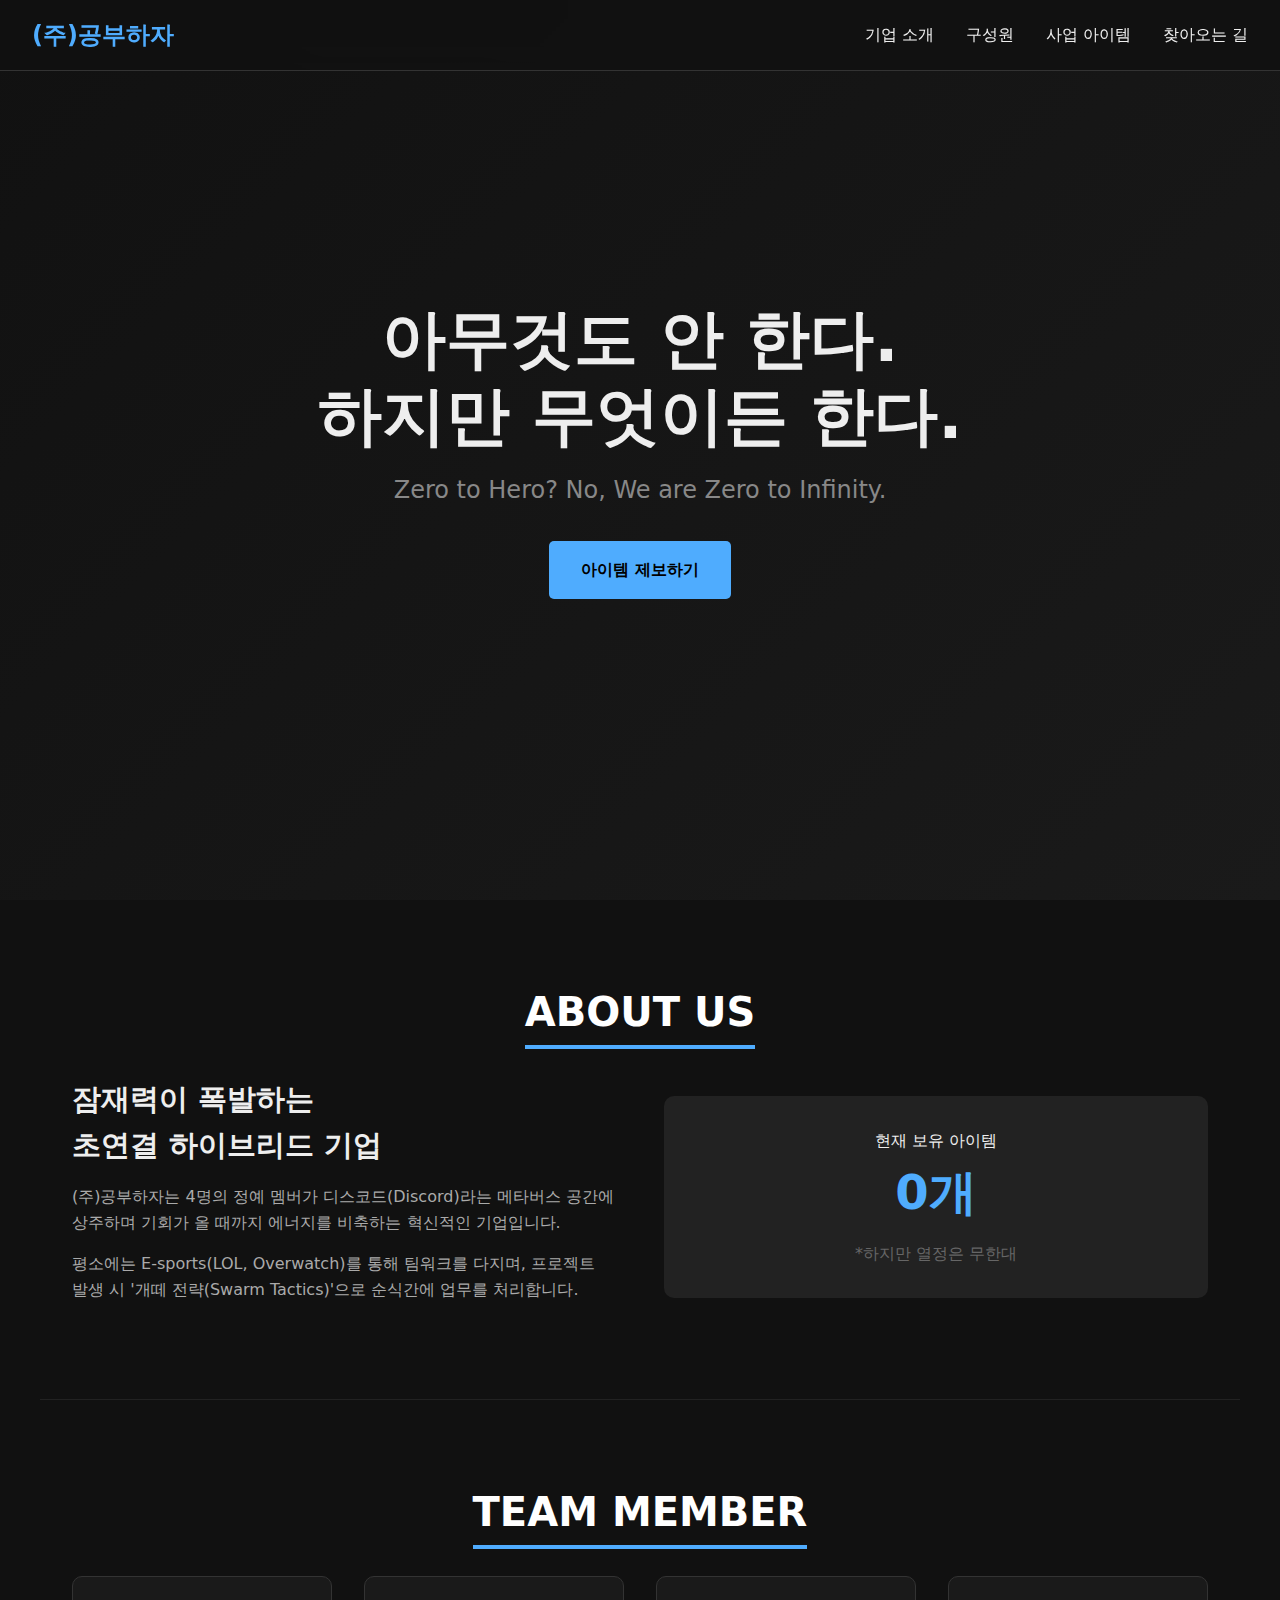
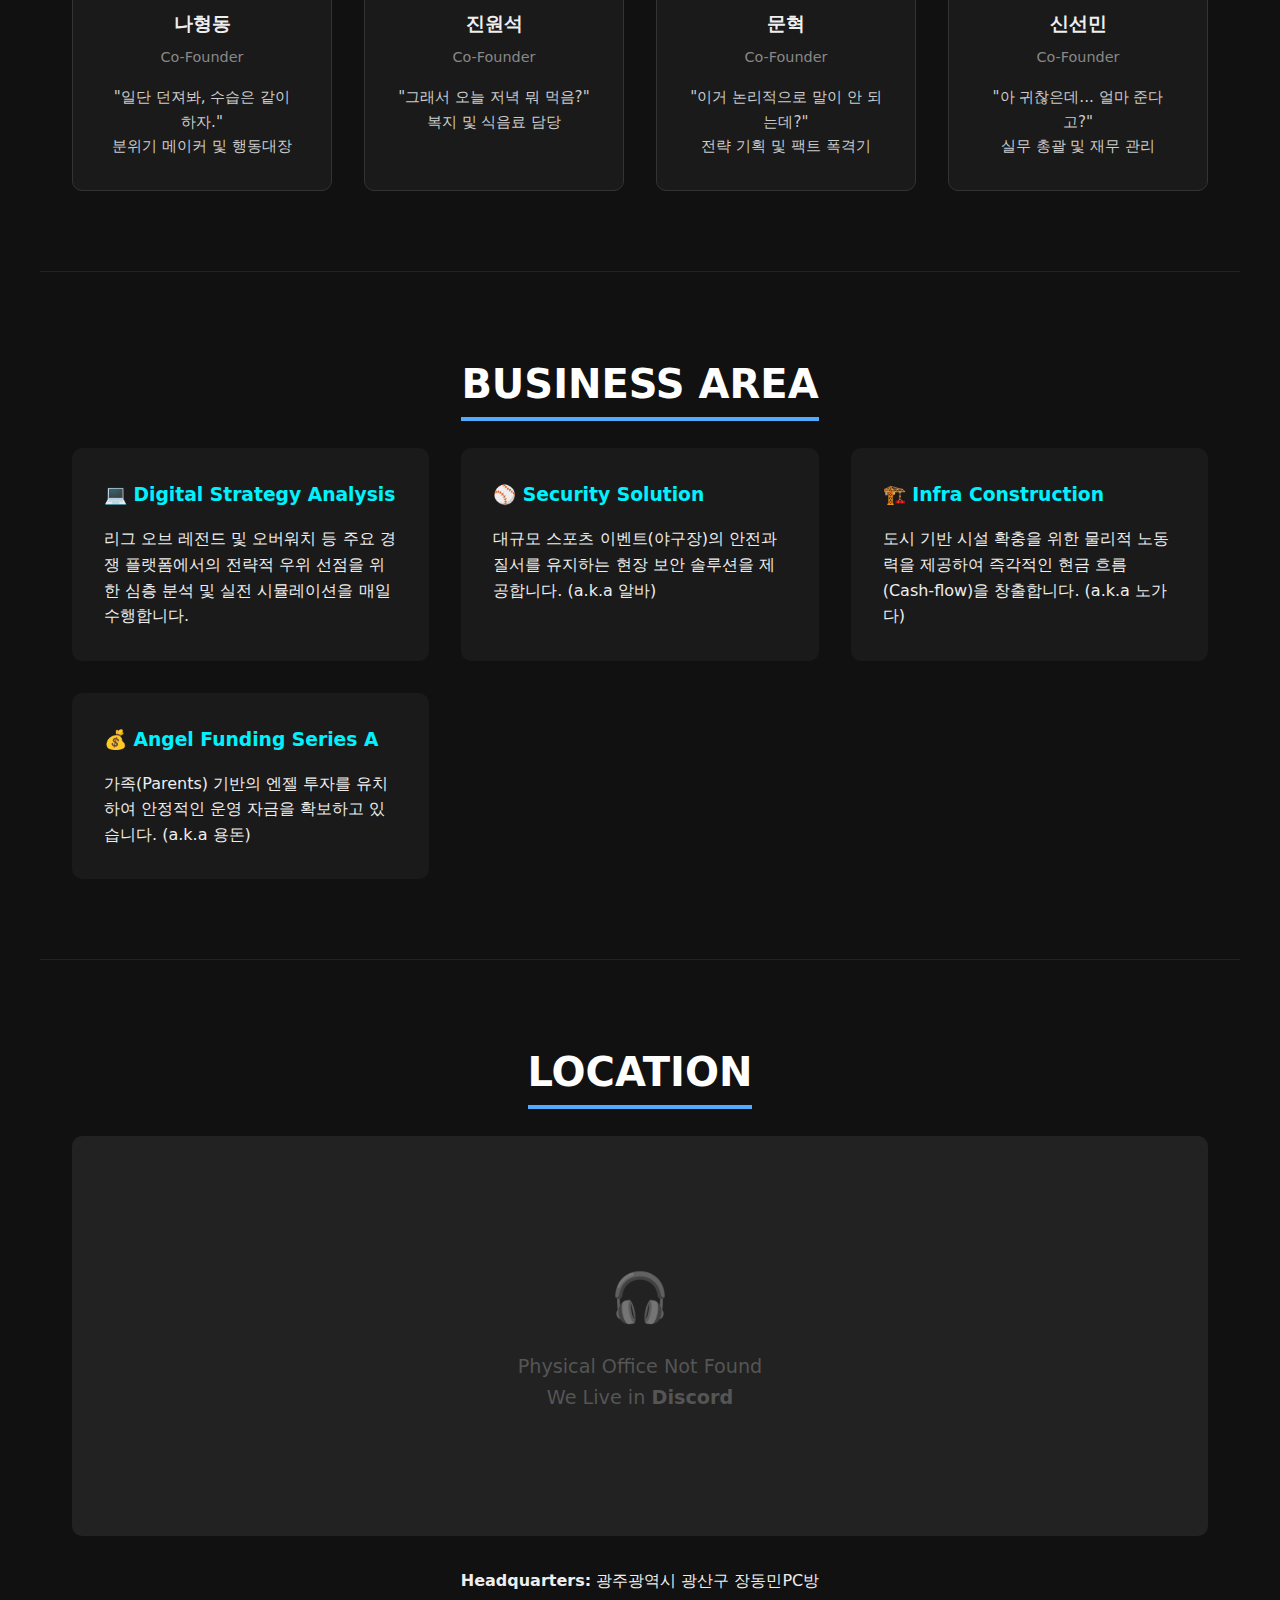
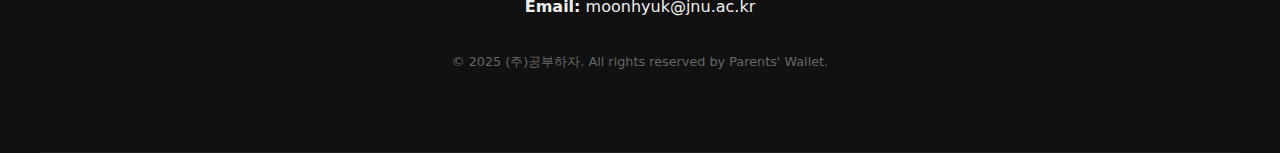
<file: letsstudy.html>
<!DOCTYPE html>
<html lang="ko">
<head>
    <meta charset="UTF-8">
    <meta name="viewport" content="width=device-width, initial-scale=1.0">
    <title>(주)공부하자 - 공부 안하면 이렇게 된다.</title>
    <style>
        /* 기본 설정 */
        * { box-sizing: border-box; margin: 0; padding: 0; }
        body {
            font-family: 'Pretendard', -apple-system, BlinkMacSystemFont, system-ui, Roboto, sans-serif;
            background-color: #111;
            color: #eee;
            line-height: 1.6;
        }
        a { text-decoration: none; color: inherit; }
        ul { list-style: none; }

        /* 네비게이션 */
        header {
            position: fixed;
            width: 100%;
            top: 0;
            background-color: rgba(17, 17, 17, 0.9);
            backdrop-filter: blur(10px);
            border-bottom: 1px solid #333;
            z-index: 1000;
            display: flex;
            justify-content: space-between;
            align-items: center;
            padding: 1rem 2rem;
        }
        .logo { font-size: 1.5rem; font-weight: 800; color: #4facfe; }
        nav ul { display: flex; gap: 2rem; }
        nav a:hover { color: #4facfe; transition: 0.3s; }

        /* 섹션 공통 */
        section {
            padding: 5rem 2rem;
            max-width: 1200px;
            margin: 0 auto;
            border-bottom: 1px solid #222;
        }
        h2 {
            font-size: 2.5rem;
            margin-bottom: 2rem;
            text-align: center;
            color: #fff;
        }
        h2 span { border-bottom: 4px solid #4facfe; padding-bottom: 10px; }

        /* 메인 배너 */
        .hero {
            height: 100vh;
            display: flex;
            flex-direction: column;
            justify-content: center;
            align-items: center;
            text-align: center;
            background: linear-gradient(135deg, #111 0%, #1a1a1a 100%);
        }
        .hero h1 { font-size: 4rem; margin-bottom: 1rem; line-height: 1.2; }
        .hero p { font-size: 1.5rem; color: #888; margin-bottom: 2rem; }
        .btn {
            padding: 1rem 2rem;
            background: #4facfe;
            color: #000;
            font-weight: bold;
            border-radius: 5px;
            transition: 0.3s;
        }
        .btn:hover { background: #00f2fe; transform: translateY(-3px); }

        /* 기업 소개 */
        .about-content {
            display: grid;
            grid-template-columns: 1fr 1fr;
            gap: 3rem;
            align-items: center;
        }
        .about-text h3 { font-size: 1.8rem; margin-bottom: 1rem; }
        .about-text p { margin-bottom: 1rem; color: #aaa; }
        .stat-box {
            background: #222;
            padding: 2rem;
            border-radius: 10px;
            text-align: center;
        }
        .stat-num { font-size: 3rem; font-weight: bold; color: #4facfe; }

        /* 구성원 소개 */
        .team-grid {
            display: grid;
            grid-template-columns: repeat(auto-fit, minmax(250px, 1fr));
            gap: 2rem;
        }
        .member-card {
            background: #1a1a1a;
            padding: 2rem;
            border-radius: 10px;
            text-align: center;
            border: 1px solid #333;
            transition: 0.3s;
        }
        .member-card:hover { border-color: #4facfe; transform: translateY(-5px); }
        .member-role { color: #888; font-size: 0.9rem; margin-top: 0.5rem; }
        .member-desc { margin-top: 1rem; font-size: 0.95rem; color: #ccc; }

        /* 사업 아이템 */
        .business-list {
            display: grid;
            grid-template-columns: repeat(auto-fit, minmax(300px, 1fr));
            gap: 2rem;
        }
        .business-item {
            background: #1a1a1a;
            padding: 2rem;
            border-radius: 10px;
        }
        .business-item h3 { margin-bottom: 1rem; color: #00f2fe; }
        
        /* 찾아오는 길 */
        .map-container {
            background: #222;
            height: 400px;
            display: flex;
            justify-content: center;
            align-items: center;
            border-radius: 10px;
            color: #555;
            font-size: 1.2rem;
        }
        .contact-info {
            text-align: center;
            margin-top: 2rem;
        }

        /* 반응형 */
        @media (max-width: 768px) {
            .hero h1 { font-size: 2.5rem; }
            .about-content { grid-template-columns: 1fr; }
            nav ul { display: none; } /* 모바일 메뉴 생략 */
        }
    </style>
</head>
<body>

    <header>
        <div class="logo">(주)공부하자</div>
        <nav>
            <ul>
                <li><a href="#about">기업 소개</a></li>
                <li><a href="#team">구성원</a></li>
                <li><a href="#business">사업 아이템</a></li>
                <li><a href="#contact">찾아오는 길</a></li>
            </ul>
        </nav>
    </header>

    <div class="hero">
        <h1>아무것도 안 한다.<br>하지만 무엇이든 한다.</h1>
        <p>Zero to Hero? No, We are Zero to Infinity.</p>
        <a href="#contact" class="btn">아이템 제보하기</a>
    </div>

    <section id="about">
        <h2><span>ABOUT US</span></h2>
        <div class="about-content">
            <div class="about-text">
                <h3>잠재력이 폭발하는<br>초연결 하이브리드 기업</h3>
                <p>
                    (주)공부하자는 4명의 정예 멤버가 디스코드(Discord)라는 메타버스 공간에 상주하며
                    기회가 올 때까지 에너지를 비축하는 혁신적인 기업입니다.
                </p>
                <p>
                    평소에는 E-sports(LOL, Overwatch)를 통해 팀워크를 다지며,
                    프로젝트 발생 시 '개떼 전략(Swarm Tactics)'으로 순식간에 업무를 처리합니다.
                </p>
            </div>
            <div class="stat-box">
                <p>현재 보유 아이템</p>
                <div class="stat-num">0개</div>
                <p style="margin-top:10px; color:#666;">*하지만 열정은 무한대</p>
            </div>
        </div>
    </section>

    <section id="team">
        <h2><span>TEAM MEMBER</span></h2>
        <div class="team-grid">
            <div class="member-card">
                <h3>나형동</h3>
                <div class="member-role">Co-Founder</div>
                <div class="member-desc">"일단 던져봐, 수습은 같이 하자."<br>분위기 메이커 및 행동대장</div>
            </div>
            <div class="member-card">
                <h3>진원석</h3>
                <div class="member-role">Co-Founder</div>
                <div class="member-desc">"그래서 오늘 저녁 뭐 먹음?"<br>복지 및 식음료 담당</div>
            </div>
            <div class="member-card">
                <h3>문혁</h3>
                <div class="member-role">Co-Founder</div>
                <div class="member-desc">"이거 논리적으로 말이 안 되는데?"<br>전략 기획 및 팩트 폭격기</div>
            </div>
            <div class="member-card">
                <h3>신선민</h3>
                <div class="member-role">Co-Founder</div>
                <div class="member-desc">"아 귀찮은데... 얼마 준다고?"<br>실무 총괄 및 재무 관리</div>
            </div>
        </div>
    </section>

    <section id="business">
        <h2><span>BUSINESS AREA</span></h2>
        <div class="business-list">
            <div class="business-item">
                <h3>💻 Digital Strategy Analysis</h3>
                <p>리그 오브 레전드 및 오버워치 등 주요 경쟁 플랫폼에서의 전략적 우위 선점을 위한 심층 분석 및 실전 시뮬레이션을 매일 수행합니다.</p>
            </div>
            <div class="business-item">
                <h3>⚾️ Security Solution</h3>
                <p>대규모 스포츠 이벤트(야구장)의 안전과 질서를 유지하는 현장 보안 솔루션을 제공합니다. (a.k.a 알바)</p>
            </div>
            <div class="business-item">
                <h3>🏗️ Infra Construction</h3>
                <p>도시 기반 시설 확충을 위한 물리적 노동력을 제공하여 즉각적인 현금 흐름(Cash-flow)을 창출합니다. (a.k.a 노가다)</p>
            </div>
            <div class="business-item">
                <h3>💰 Angel Funding Series A</h3>
                <p>가족(Parents) 기반의 엔젤 투자를 유치하여 안정적인 운영 자금을 확보하고 있습니다. (a.k.a 용돈)</p>
            </div>
        </div>
    </section>

    <section id="contact">
        <h2><span>LOCATION</span></h2>
        <div class="map-container">
            <div style="text-align: center;">
                <p style="font-size: 3rem; margin-bottom: 1rem;">🎧</p>
                <p>Physical Office Not Found<br>We Live in <strong>Discord</strong></p>
            </div>
        </div>
        <div class="contact-info">
            <p><strong>Headquarters:</strong> 광주광역시 광산구 장동민PC방</p>
            <p><strong>Email:</strong> moonhyuk@jnu.ac.kr</p>
            <p style="margin-top: 2rem; color: #666; font-size: 0.8rem;">
                © 2025 (주)공부하자. All rights reserved by Parents' Wallet.
            </p>
        </div>
    </section>

</body>
</html>
</file>
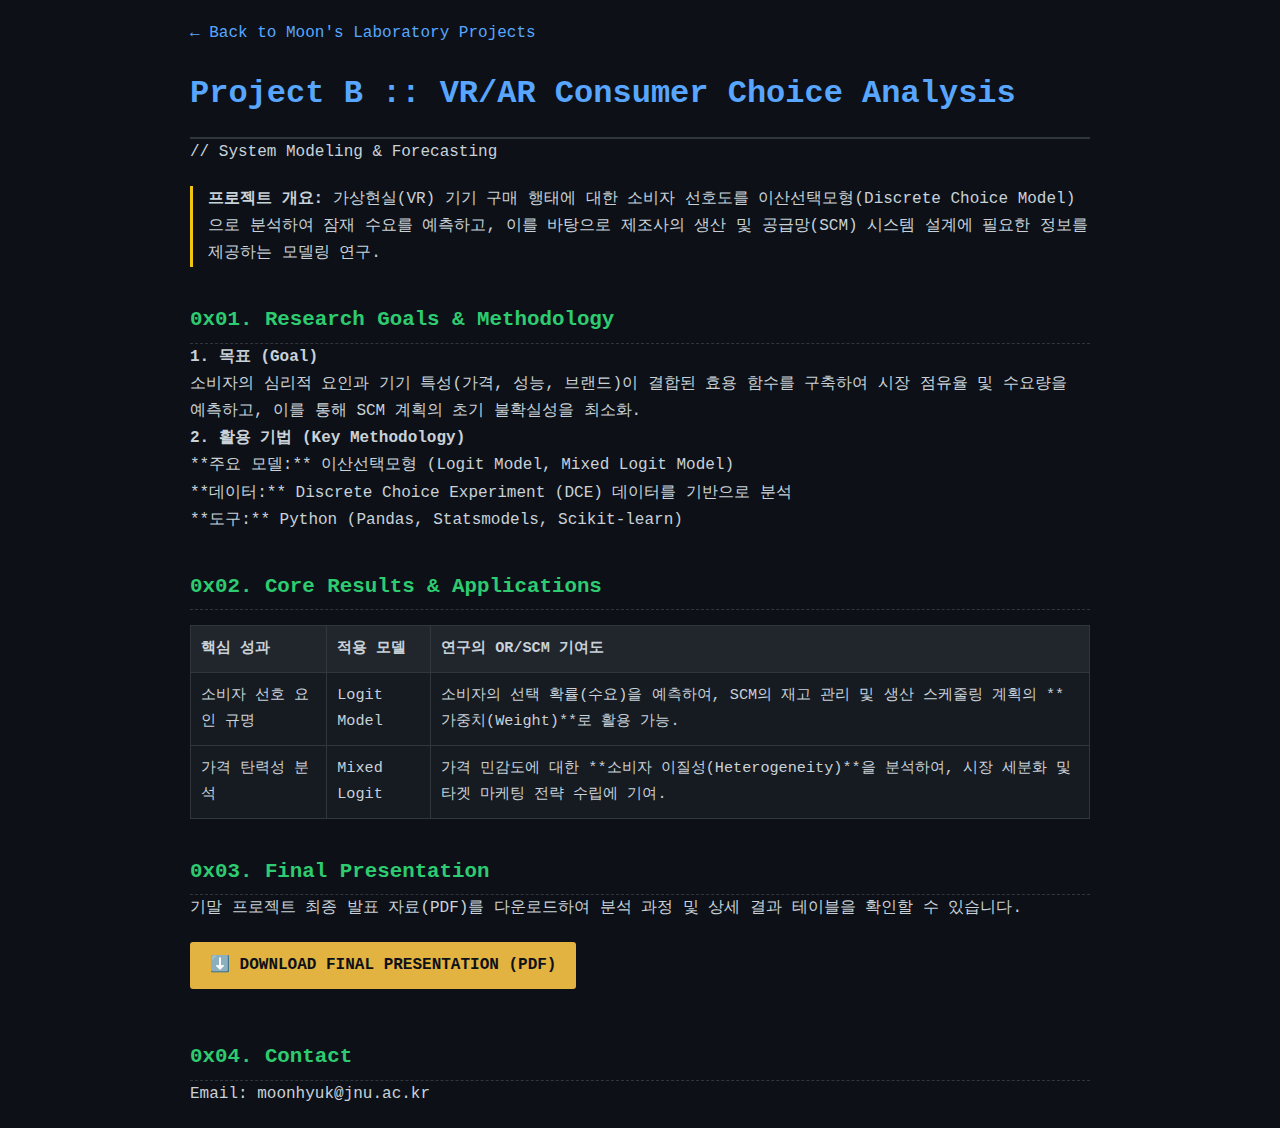
<file: vr_project.html>
<!DOCTYPE html>
<html lang="ko">
<head>
    <meta charset="UTF-8">
    <meta name="viewport" content="width=device-width, initial-scale=1.0">
    <title>Project B :: VR Consumer Choice Analysis</title>
    <link rel="stylesheet" href="style.css"> 
    <style>
        body { background-color: #0d1117; color: #c9d1d9; font-family: 'Consolas', 'Courier New', monospace; margin: 0; padding: 20px; }
        .container { max-width: 900px; margin: 0 auto; }
        h1 { color: #58a6ff; border-bottom: 2px solid #30363d; padding-bottom: 15px; font-size: 2.0em; }
        h3 { color: #2ecc71; margin-top: 35px; border-bottom: 1px dashed #30363d; padding-bottom: 5px; font-size: 1.3em;}
        a { color: #58a6ff; text-decoration: none; }
        a:hover { text-decoration: underline; }
        .back-link { margin-bottom: 20px; display: block; }
        .download-button { 
            display: inline-block; 
            padding: 10px 20px; 
            background-color: #e3b341; 
            color: #0d1117; 
            font-weight: bold; 
            margin-top: 20px;
            border-radius: 3px;
        }
        table { width: 100%; border-collapse: collapse; margin-top: 15px; background-color: #161b22; }
        th, td { border: 1px solid #30363d; padding: 10px; text-align: left; font-size: 0.95em; }
        th { background-color: #21262d; }
    </style>
</head>
<body>

<div class="container">
    <a href="index.html#projects" class="back-link">← Back to Moon's Laboratory Projects</a>

    <h1>Project B :: VR/AR Consumer Choice Analysis</h1>
    
    <p>// System Modeling & Forecasting</p>
    
    <div style="border-left: 3px solid #f1c40f; padding-left: 15px; margin-top: 20px;">
        <p><strong>프로젝트 개요:</strong> 가상현실(VR) 기기 구매 행태에 대한 소비자 선호도를 이산선택모형(Discrete Choice Model)으로 분석하여 잠재 수요를 예측하고, 이를 바탕으로 제조사의 생산 및 공급망(SCM) 시스템 설계에 필요한 정보를 제공하는 모델링 연구.</p>
    </div>

    <h3>0x01. Research Goals & Methodology</h3>
    
    <h4>1. 목표 (Goal)</h4>
    <p>소비자의 심리적 요인과 기기 특성(가격, 성능, 브랜드)이 결합된 효용 함수를 구축하여 시장 점유율 및 수요량을 예측하고, 이를 통해 SCM 계획의 초기 불확실성을 최소화.</p>
    
    <h4>2. 활용 기법 (Key Methodology)</h4>
    <ul>
        <li>**주요 모델:** 이산선택모형 (Logit Model, Mixed Logit Model)</li>
        <li>**데이터:** Discrete Choice Experiment (DCE) 데이터를 기반으로 분석</li>
        <li>**도구:** Python (Pandas, Statsmodels, Scikit-learn)</li>
    </ul>

    <h3>0x02. Core Results & Applications</h3>
    
    <table>
        <thead>
            <tr>
                <th>핵심 성과</th>
                <th>적용 모델</th>
                <th>연구의 OR/SCM 기여도</th>
            </tr>
        </thead>
        <tbody>
            <tr>
                <td>소비자 선호 요인 규명</td>
                <td>Logit Model</td>
                <td>소비자의 선택 확률(수요)을 예측하여, SCM의 재고 관리 및 생산 스케줄링 계획의 **가중치(Weight)**로 활용 가능.</td>
            </tr>
            <tr>
                <td>가격 탄력성 분석</td>
                <td>Mixed Logit</td>
                <td>가격 민감도에 대한 **소비자 이질성(Heterogeneity)**을 분석하여, 시장 세분화 및 타겟 마케팅 전략 수립에 기여.</td>
            </tr>
        </tbody>
    </table>

    <h3>0x03. Final Presentation</h3>
    <p>기말 프로젝트 최종 발표 자료(PDF)를 다운로드하여 분석 과정 및 상세 결과 테이블을 확인할 수 있습니다.</p>
    
    <a href="vr_project_final_presentation.pdf" class="download-button" target="_blank">
        ⬇️ DOWNLOAD FINAL PRESENTATION (PDF)
    </a>

    <h3 style="margin-top: 50px;">0x04. Contact</h3>
    <p>Email: moonhyuk@jnu.ac.kr</p>

</div>

</body>
</html>
</file>
<file: style.css>
/* =========================================
   1. Global Settings
   ========================================= */
:root {
    --bg-color: #0f0f12;       /* 배경: 딥 다크 */
    --card-bg: #16161a;        /* 카드 배경 */
    --accent-color: #38b6ff;   /* 포인트: 스카이 블루 */
    --text-main: #e0e0e0;
    --text-sub: #9ca3af;
    --border-color: #2a2a2a;
}

* { box-sizing: border-box; margin: 0; padding: 0; }

body {
    font-family: 'Pretendard', -apple-system, system-ui, Roboto, sans-serif;
    background-color: var(--bg-color);
    color: var(--text-main);
    line-height: 1.7;
    overflow-x: hidden;
}

a { text-decoration: none; color: inherit; transition: 0.3s; }
ul { list-style: none; }

/* =========================================
   2. Header & Navigation
   ========================================= */
header {
    position: fixed; width: 100%; top: 0;
    background-color: rgba(15, 15, 18, 0.9);
    backdrop-filter: blur(10px);
    border-bottom: 1px solid var(--border-color);
    z-index: 1000;
    display: flex; justify-content: space-between; align-items: center;
    padding: 1.2rem 5%;
}

.logo { font-size: 1.2rem; font-weight: 700; color: #fff; }
.logo span { color: var(--accent-color); font-weight: 400; }

nav ul { display: flex; gap: 2rem; font-size: 0.9rem; font-weight: 500; }
nav a:hover { color: var(--accent-color); }

.blog-link { 
    border: 1px solid var(--border-color); 
    padding: 0.3rem 0.8rem; border-radius: 4px; 
    font-size: 0.85rem; color: var(--text-sub);
}
.blog-link:hover { border-color: var(--accent-color); color: var(--accent-color); }

/* =========================================
   3. Sections Common
   ========================================= */
section { padding: 6rem 5%; max-width: 1000px; margin: 0 auto; }

h2 {
    font-size: 1.8rem; margin-bottom: 2.5rem; color: #fff;
    display: flex; align-items: center;
}
h2::before {
    content: ''; display: block; width: 4px; height: 24px;
    background: var(--accent-color); margin-right: 12px; border-radius: 2px;
}

/* =========================================
   4. Hero Section
   ========================================= */
.hero {
    height: 100vh; display: flex; flex-direction: column; justify-content: center;
    background: radial-gradient(circle at 80% 20%, #1a1a2e 0%, #0f0f12 60%);
    padding: 0 5%;
}
.hero-tag {
    color: var(--accent-color); font-weight: 600; font-size: 0.9rem;
    letter-spacing: 1px; margin-bottom: 1rem; text-transform: uppercase;
}
.hero h1 {
    font-size: 3.5rem; font-weight: 800; line-height: 1.2;
    margin-bottom: 1.5rem; color: #fff;
}
.hero h1 span { color: var(--accent-color); }
.hero p {
    font-size: 1.1rem; color: var(--text-sub);
    max-width: 650px; margin-bottom: 2.5rem;
}
.hero-btns { margin-top: 2rem; }

.btn {
    display: inline-block; padding: 0.8rem 2rem;
    background: transparent; color: #fff; font-weight: 500;
    border: 1px solid var(--border-color); border-radius: 4px;
    font-size: 0.95rem; margin-right: 10px; margin-bottom: 10px;
}
.btn:hover { border-color: var(--accent-color); color: var(--accent-color); }

/* =========================================
   5. About Grid & Profile Image
   ========================================= */
.about-grid {
    display: grid; grid-template-columns: 1fr 2fr;
    gap: 3rem; align-items: start;
}

/* 프로필 이미지 래퍼 */
.profile-img-wrapper {
    width: 100%; max-width: 300px; margin: 0 auto;
    position: relative; aspect-ratio: 1/1; /* 정사각형 비율 */
}
/* 실제 이미지 스타일 */
.avatar {
    width: 100%; height: 100%; object-fit: cover; /* 찌그러짐 방지 */
    border-radius: 12px; border: 1px solid var(--border-color);
    box-shadow: 0 4px 20px rgba(0,0,0,0.3);
}

.about-text p { margin-bottom: 1rem; color: var(--text-sub); font-size: 1rem; }
.highlight { color: #fff; font-weight: 600; }

/* 학력 박스 */
.education-box {
    margin-top: 2rem; background: rgba(255,255,255,0.03);
    padding: 1.5rem; border-radius: 8px; border: 1px solid transparent;
}
.education-box h3 {
    font-size: 1.1rem; color: #fff; margin-bottom: 1rem;
    border-bottom: 1px solid #333; padding-bottom: 0.5rem;
    display: flex; align-items: center;
}
.education-box h3::before { content: '🎓'; margin-right: 8px; font-size: 1rem; }
.education-box ul li { display: flex; flex-direction: column; gap: 0.5rem; margin-bottom: 1rem; }

.edu-header { display: flex; justify-content: space-between; align-items: center; }
.edu-year { color: var(--accent-color); font-size: 0.9rem; font-weight: 600; }
.edu-detail { font-size: 0.95rem; color: #9ca3af; }
.edu-desc { margin-bottom: 0.2rem; }
.highlight-gpa { color: var(--accent-color); margin-top: 0.3rem; font-weight: 500; }

/* =========================================
   6. Skills Cards
   ========================================= */
.card-grid {
    display: grid; grid-template-columns: repeat(auto-fit, minmax(280px, 1fr));
    gap: 1rem;
}
.card {
    background: var(--card-bg); padding: 2rem;
    border-radius: 8px; border: 1px solid var(--border-color); transition: 0.3s;
}
.card:hover { border-color: var(--accent-color); transform: translateY(-3px); }
.card h3 { font-size: 1.1rem; margin-bottom: 0.8rem; color: #fff; }
.card p { font-size: 0.9rem; color: var(--text-sub); margin-bottom: 1rem; }
.skill-tag {
    display: inline-block; font-size: 0.75rem; padding: 0.2rem 0.5rem;
    background: #25252b; border-radius: 4px;
    margin-right: 0.3rem; margin-bottom: 0.3rem; color: #ccc;
}

/* =========================================
   7. Research Section
   ========================================= */
.research-category { margin-bottom: 3rem; }
.research-category h3 {
    color: #fff; font-size: 1.2rem; border-bottom: 1px solid var(--border-color);
    padding-bottom: 0.8rem; margin-bottom: 1.2rem; display: flex; align-items: center; gap: 10px;
}
.research-category h3 span { font-size: 0.9rem; color: #777; font-weight: 400; }

.pub-item {
    background: rgba(255, 255, 255, 0.03); padding: 1.2rem;
    border-radius: 6px; margin-bottom: 0.8rem;
    border: 1px solid transparent; display: flex; justify-content: space-between; align-items: center;
}
.pub-item:hover { border-color: var(--border-color); }
.pub-info { flex: 1; padding-right: 1rem; }
.pub-info h4 { color: #dcdcdc; font-size: 1rem; margin-bottom: 0.4rem; font-weight: 500; }
.pub-info span { font-size: 0.85rem; color: #777; display: flex; align-items: center; flex-wrap: wrap; gap: 8px; line-height: 1.5; }

.badge-row { margin-bottom: 0.4rem; }
.cat-badge { font-size: 0.7rem; padding: 2px 8px; border-radius: 4px; font-weight: 600; margin-right: 5px; }
.badge-sky { color: #38b6ff; border: 1px solid #38b6ff; background: rgba(56,182,255,0.1); }
.badge-gray { color: #777; border: 1px solid #777; background: rgba(119,119,119,0.1); }
.badge-yellow { color: #f1c40f; border: 1px solid #f1c40f; background: rgba(241,196,15,0.1); }
.badge-red { color: #e74c3c; border: 1px solid #e74c3c; background: rgba(231,76,60,0.1); }

.status-badge {
    font-size: 0.75rem; padding: 0.2rem 0.6rem;
    border-radius: 4px; background: #25252b; color: #aaa; white-space: nowrap;
}

.pdf-btn {
    display: inline-block; font-size: 0.75rem;
    color: var(--accent-color); border: 1px solid var(--accent-color);
    padding: 2px 8px; border-radius: 4px; transition: 0.3s; margin-left: 8px;
}
.pdf-btn:hover { background: var(--accent-color); color: #fff; }

/* =========================================
   8. Projects List
   ========================================= */
.project-item {
    border-left: 2px solid var(--border-color);
    padding-left: 1.5rem; padding-bottom: 2.5rem; position: relative;
}
.project-item::before {
    content: ''; position: absolute; left: -5px; top: 5px;
    width: 8px; height: 8px; background: var(--border-color); border-radius: 50%;
}
.project-item:hover::before { background: var(--accent-color); }
.project-date { font-size: 0.85rem; color: var(--text-sub); margin-bottom: 0.3rem; display: block; }
.project-title { font-size: 1.2rem; font-weight: 700; color: #fff; margin-bottom: 0.5rem; }
.project-desc { font-size: 0.95rem; color: var(--text-sub); margin-bottom: 0.8rem; }
.project-link { font-size: 0.85rem; color: var(--accent-color); font-weight: 500; }
.project-link:hover { text-decoration: underline; }

/* =========================================
   9. Contact & Footer
   ========================================= */
.contact-box {
    text-align: left; padding: 3rem; background: var(--card-bg);
    border-radius: 8px; border: 1px solid var(--border-color);
    display: flex; justify-content: space-between; align-items: center;
}
.contact-info div { font-size: 1.1rem; font-weight: 600; color: #fff; }
.contact-info span { font-size: 0.9rem; color: var(--text-sub); display: block; margin-top: 0.5rem; }

footer {
    background-color: var(--card-bg); border-top: 1px solid var(--border-color);
    padding: 3rem 0; text-align: center; margin-top: 6rem;
}
.footer-content p { color: var(--text-main); font-size: 0.95rem; margin-bottom: 0.3rem; }
.footer-sub { color: var(--text-sub) !important; font-size: 0.8rem !important; }

/* =========================================
   10. Mobile Responsiveness
   ========================================= */
@media (max-width: 768px) {
    .hero h1 { font-size: 2.5rem; }
    .about-grid { grid-template-columns: 1fr; }
    nav ul { display: none; }
    .pub-item { flex-direction: column; align-items: flex-start; gap: 0.8rem; }
    .status-badge { align-self: flex-start; margin-top: 5px; }
    .contact-box { flex-direction: column; text-align: center; gap: 1.5rem; }
    .btn { width: 100%; margin-right: 0; }
}
</file>
